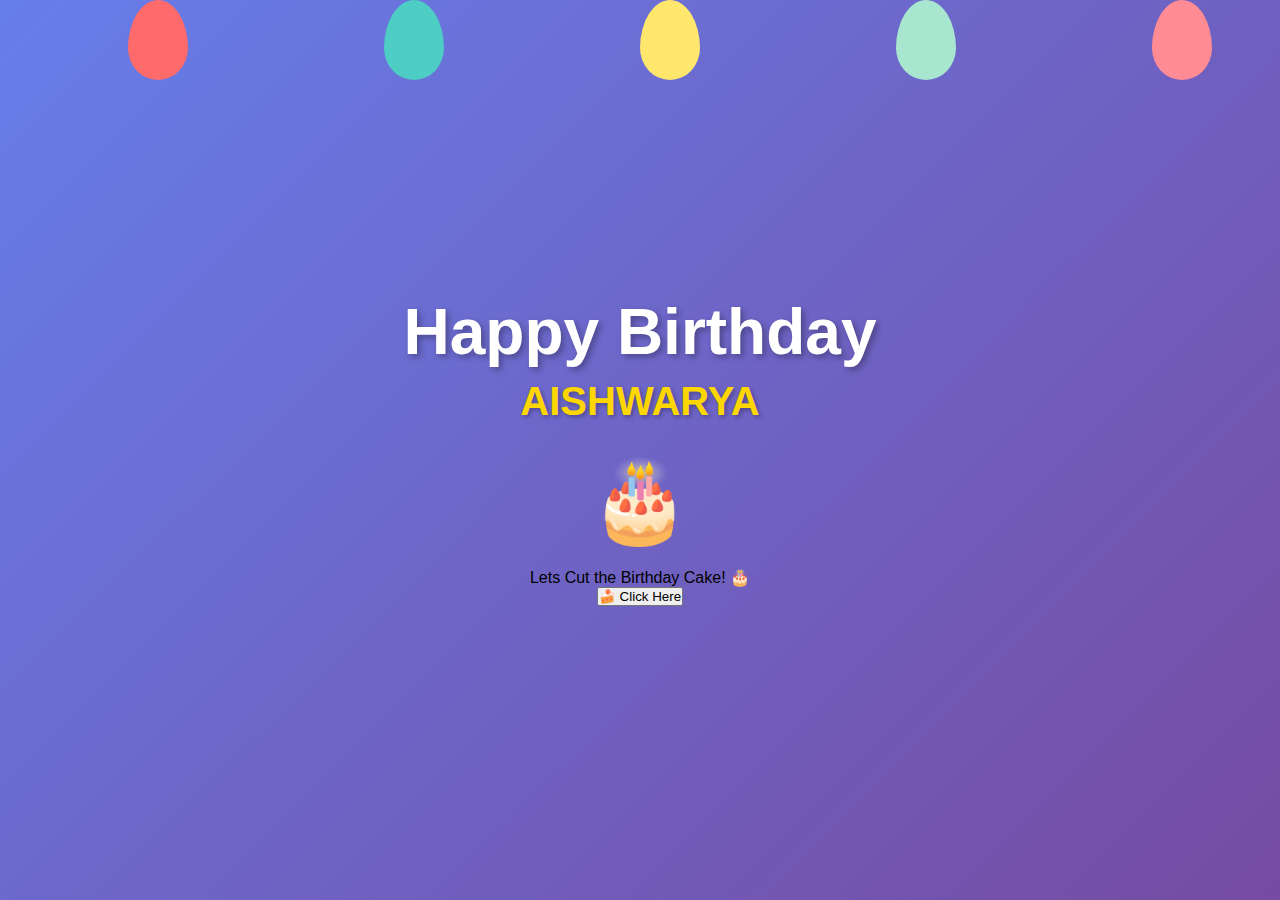
<file: index.html>
<!DOCTYPE html>
<html lang="en">
<head>
    <meta charset="UTF-8">
    <meta name="viewport" content="width=device-width, initial-scale=1.0">
    <title>Happy Birthday! 🎉</title>
    <link rel="stylesheet" href="style.css">
</head>
<body>
    <div class="container">
        <div class="balloons">
            <div class="balloon"></div>
            <div class="balloon"></div>
            <div class="balloon"></div>
            <div class="balloon"></div>
            <div class="balloon"></div>
        </div>
        
        <!-- Falling petals -->
        <div class="petals-container" id="petalsContainer"></div>
        
        <div class="content">
            <h1 class="title">Happy Birthday</h1>
            <div class="subtitle-wrapper">
                <h2 class="subtitle">AISHWARYA</h2>
            </div>
            
            <div class="cake">🎂</div>
            
            <div class="cake-link-wrapper">
                <p class="cake-message">Lets Cut the Birthday Cake! 🎂</p>
                <button class="cake-cut-btn" onclick="window.location.href='cake.html'">
                    🍰 Click Here
                </button>
            </div>
        </div>
        
        <div class="confetti"></div>
    </div>
    
    <script src="script.js"></script>
</body>
</html>
</file>
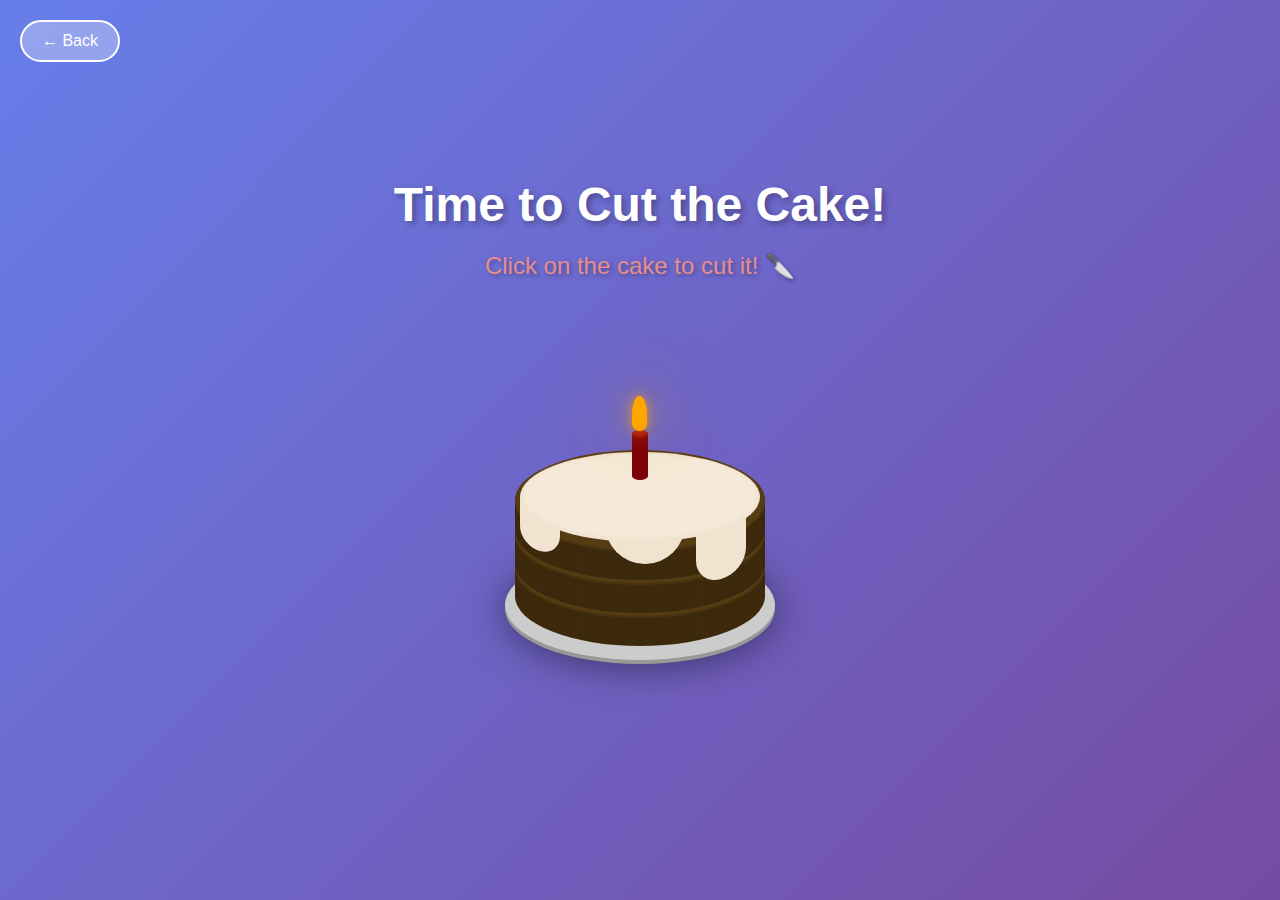
<file: cake.html>
<!DOCTYPE html>
<html lang="en">
<head>
    <meta charset="UTF-8">
    <meta name="viewport" content="width=device-width, initial-scale=1.0">
    <title>Cut the Cake! 🎂</title>
    <link rel="stylesheet" href="cake.css">
</head>
<body>
    <div class="cake-container">
        <button class="back-btn" onclick="window.location.href='index.html'">← Back</button>
        
        <div class="content">
            <h1 class="cake-title">Time to Cut the Cake!</h1>
            <p class="instruction" id="instruction">Click on the cake to cut it! 🔪</p>
            
            <div class="cake-wrapper" id="cakeWrapper">
                <div class="cake" id="cake" onclick="cutCake()">
                    <div class="plate"></div>
                    <div class="layer layer-bottom"></div>
                    <div class="layer layer-middle"></div>
                    <div class="layer layer-top"></div>
                    <div class="icing"></div>
                    <div class="drip drip1"></div>
                    <div class="drip drip2"></div>
                    <div class="drip drip3"></div>
                    <div class="candle">
                        <div class="flame"></div>
                    </div>
                </div>
            </div>
        </div>
        
        <div class="confetti-container" id="confettiContainer"></div>
        
        <!-- Balloons Container -->
        <div class="balloons-container" id="balloonsContainer"></div>
    </div>
    
    <script src="cake.js"></script>
</body>
</html>
</file>
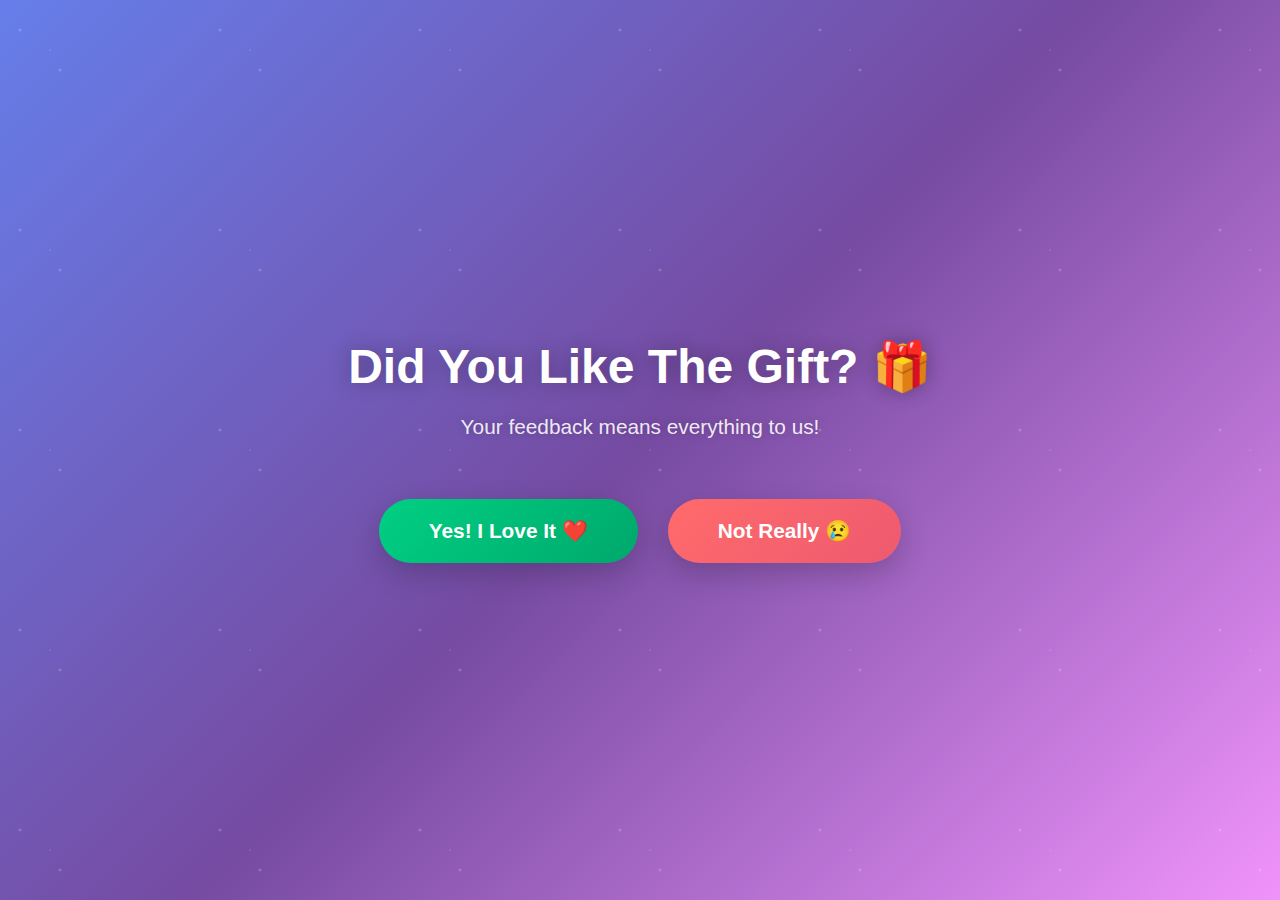
<file: feedback.html>
<!DOCTYPE html>
<html lang="en">
<head>
    <meta charset="UTF-8">
    <meta name="viewport" content="width=device-width, initial-scale=1.0">
    <title>Did You Like The Gift? 🎁</title>
    <link rel="stylesheet" href="feedback.css">
</head>
<body>
    <div class="feedback-container" id="feedbackContainer">
        <!-- Question Page -->
        <div class="feedback-content" id="questionPage">
            <h1 class="feedback-title">Did You Like The Gift? 🎁</h1>
            <p class="feedback-subtitle">Your feedback means everything to us!</p>
            
            <div class="button-group">
                <button class="yes-button" id="yesButton">Yes! I Love It ❤️</button>
                <button class="no-button" id="noButton">Not Really 😢</button>
            </div>
        </div>
        
        <!-- Response Page -->
        <div class="response-content" id="responsePage" style="display: none;">
            <div class="response-card" id="responseCard">
                <div class="response-emoji" id="responseEmoji"></div>
                <h2 class="response-title" id="responseTitle"></h2>
                <p class="response-message" id="responseMessage"></p>
                <button class="continue-button" id="continueButton">Continue →</button>
            </div>
        </div>
    </div>
    
    <script src="feedback.js"></script>
</body>
</html>
</file>
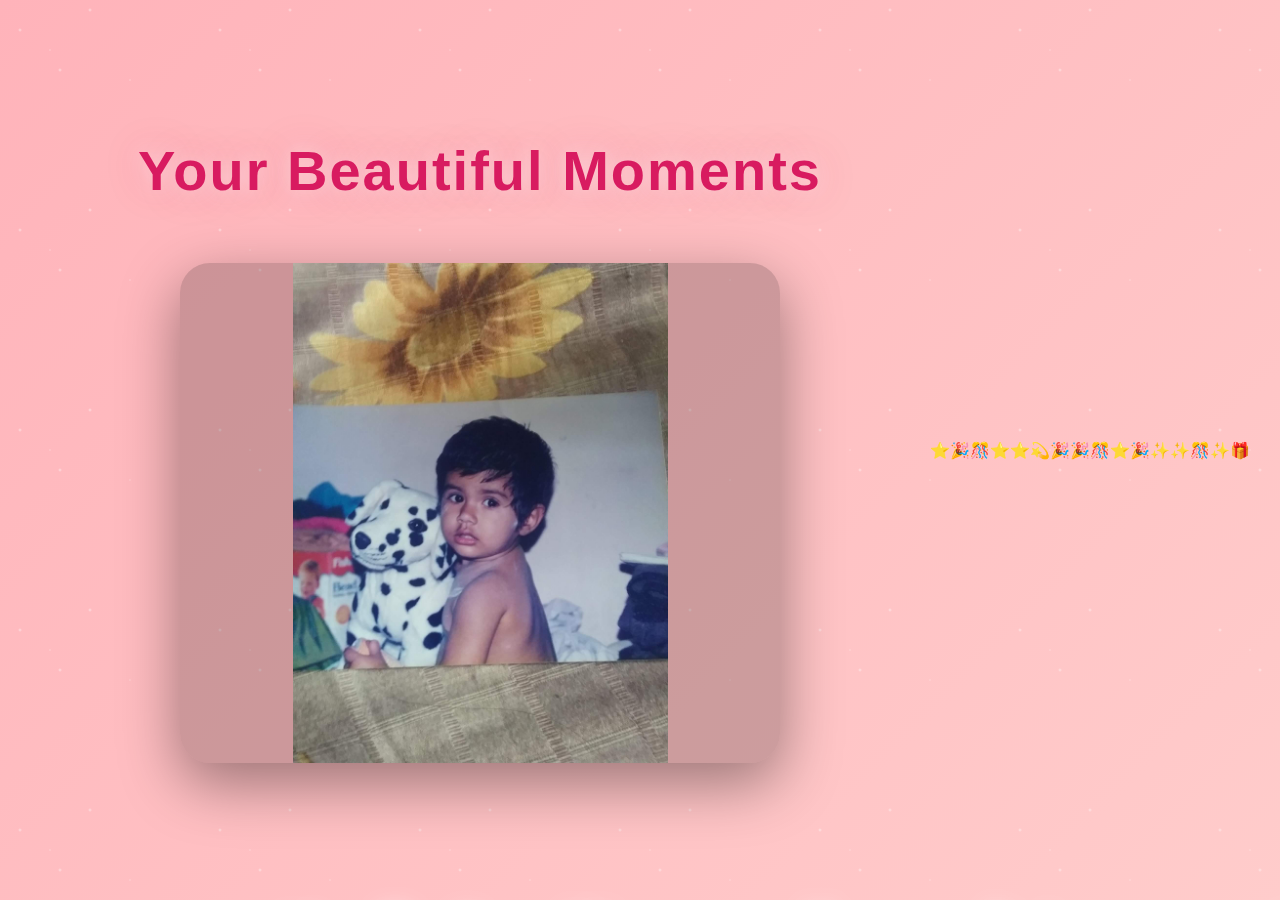
<file: gallery.html>
<!DOCTYPE html>
<html lang="en">
<head>
    <meta charset="UTF-8">
    <meta name="viewport" content="width=device-width, initial-scale=1.0">
    <title>Photo Gallery 📸</title>
    <link rel="stylesheet" href="gallery.css">
</head>
<body>
    <div class="gallery-container">
        <div class="gallery-content">
            <h1 class="gallery-title" id="galleryTitle">Your Beautiful Moments</h1>
            <div class="photo-display" id="photoDisplay">
                <img class="current-photo" id="currentPhoto" src="" alt="Photo">
            </div>
        </div>
        
        <!-- Flying memories/cameras -->
        <div class="flying-memories" id="flyingMemories"></div>
    </div>
    
    <script src="gallery.js"></script>
</body>
</html>
</file>
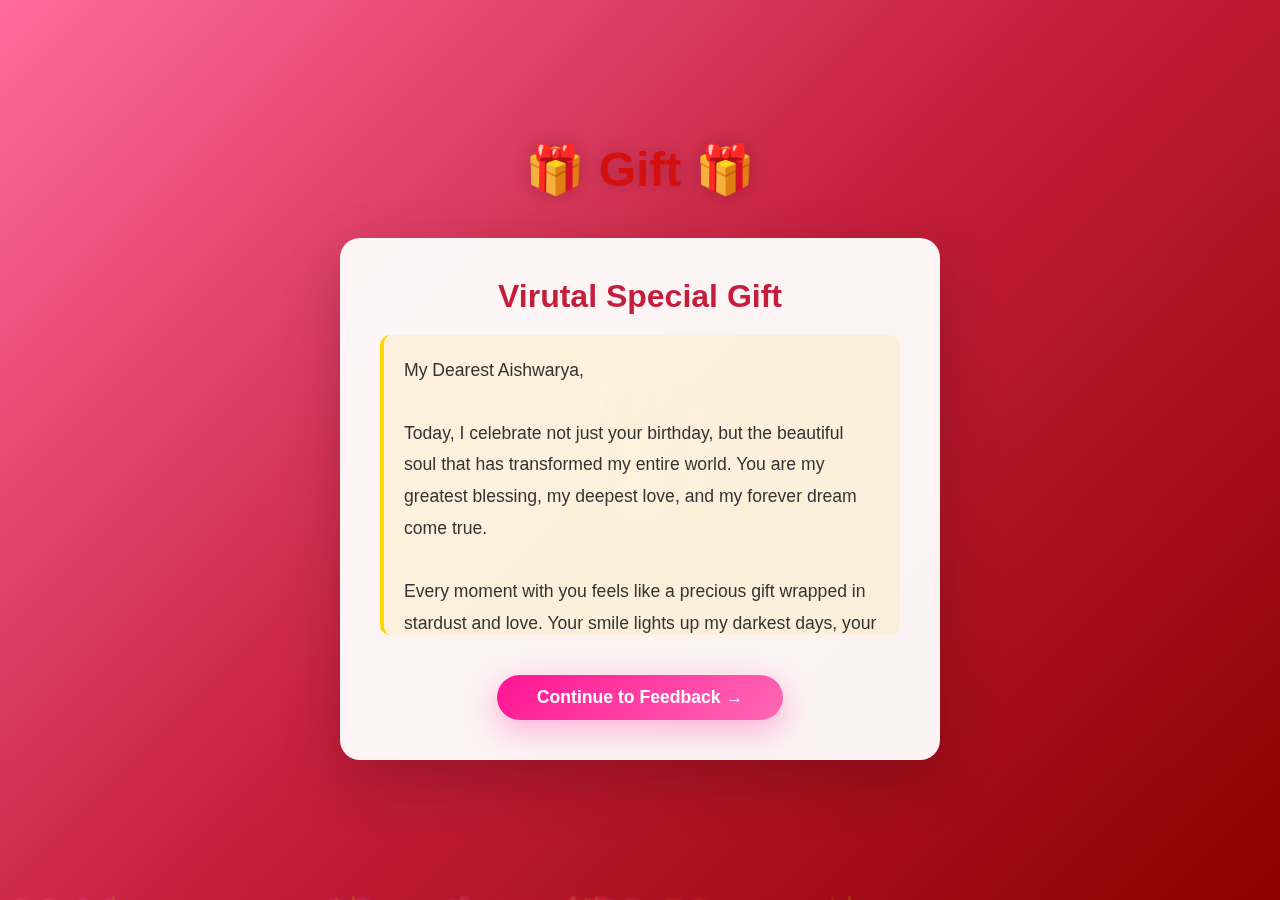
<file: gift.html>
<!DOCTYPE html>
<html lang="en">
<head>
    <meta charset="UTF-8">
    <meta name="viewport" content="width=device-width, initial-scale=1.0">
    <title>Special Gift 🎁</title>
    <link rel="stylesheet" href="gift.css">
</head>
<body>
    <div class="gift-container">
        <div class="gift-content">
            <h1 class="gift-title">🎁  Gift 🎁</h1>
            
            <div class="gift-reveal">
                <h2 class="reveal-title"> Virutal Special Gift </h2>
                <div class="gift-text" id="giftText"></div>
                <button class="next-btn" id="nextGiftBtn" onclick="goToFeedback()">
                    Continue to Feedback →
                </button>
            </div>
        </div>
    </div>
    
    <script src="gift.js"></script>
</body>
</html>
</file>
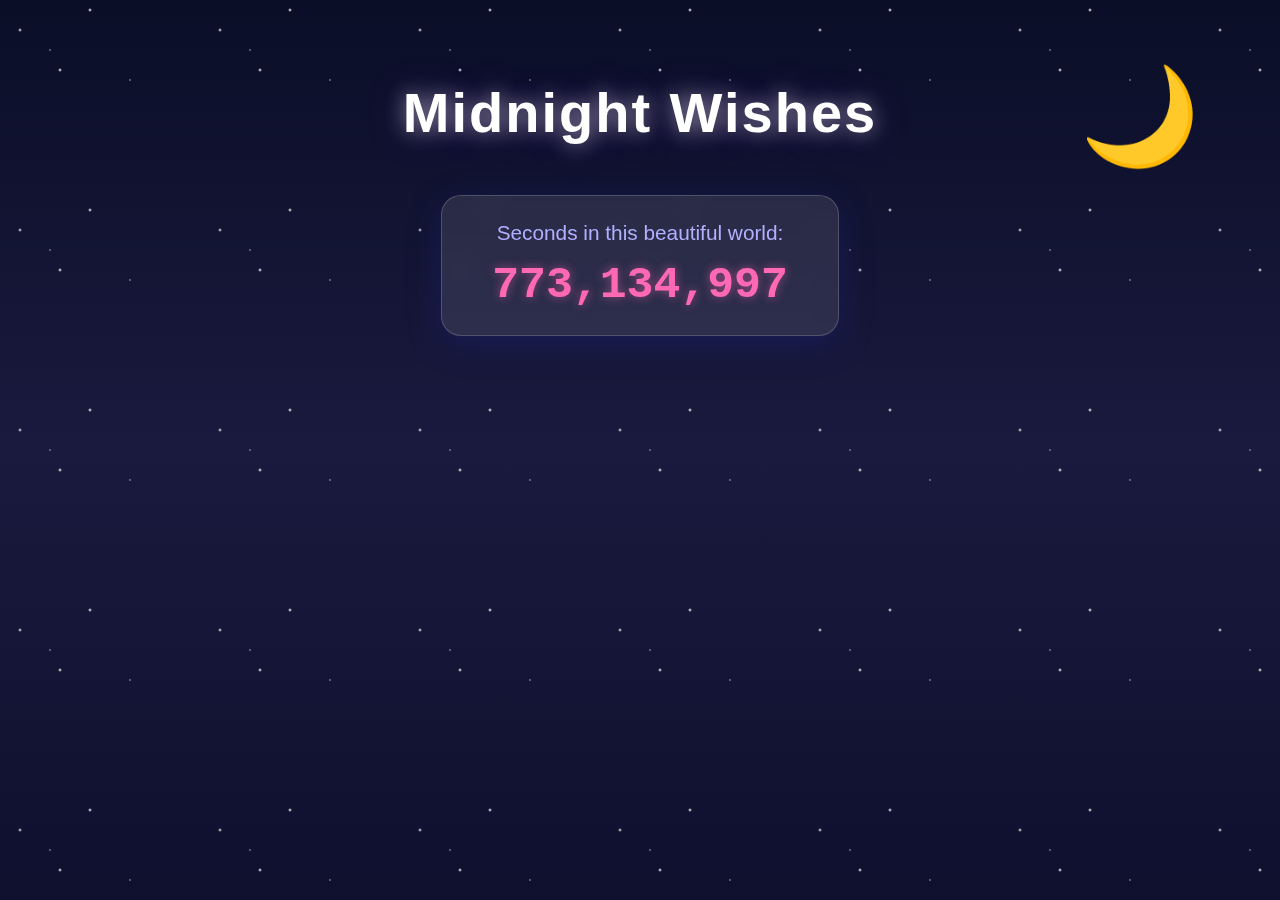
<file: tree.html>
<!DOCTYPE html>
<html lang="en">
<head>
    <meta charset="UTF-8">
    <meta name="viewport" content="width=device-width, initial-scale=1.0">
    <title>Midnight Wishes 🌙</title>
    <link rel="stylesheet" href="tree.css">
</head>
<body>
    <div class="tree-container">
        
        <div class="content">
            <h1 class="tree-title">Midnight Wishes</h1>
            <div class="counter-box">
                <p class="counter-label">Seconds in this beautiful world:</p>
                <p class="counter" id="secondsCounter">0</p>
            </div>
        </div>
        
        <div class="sky-lanterns" id="skyLanterns"></div>
        
        <!-- Fireworks Container -->
        <div class="fireworks-container" id="fireworksContainer"></div>
    </div>
    
    <script src="tree.js"></script>
</body>
</html>
</file>
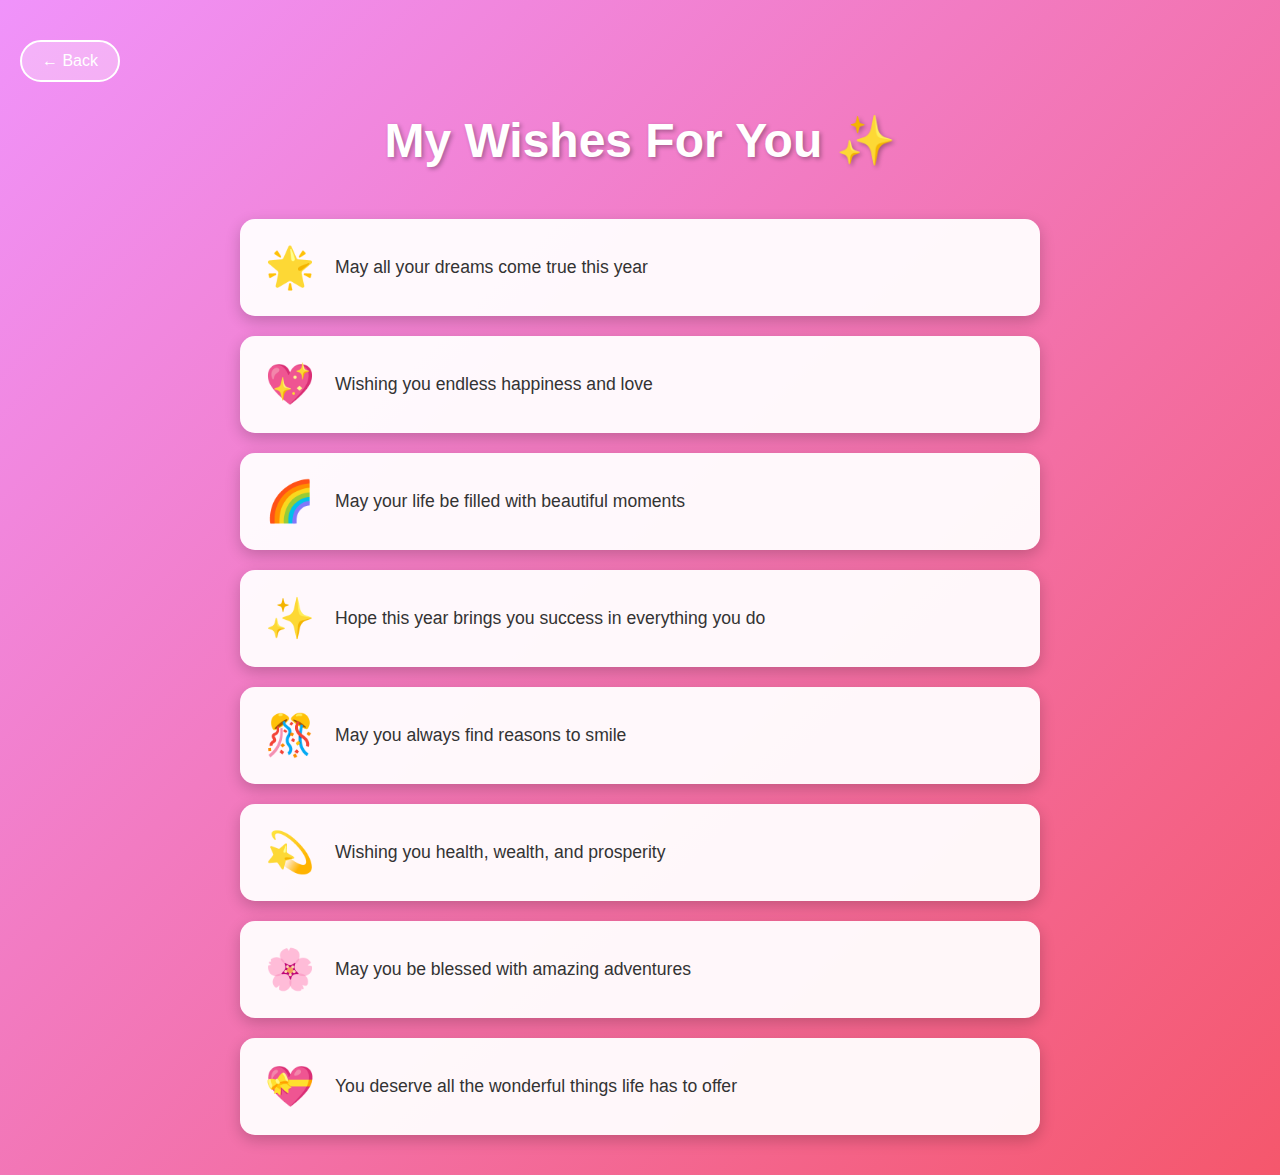
<file: wishes.html>
<!DOCTYPE html>
<html lang="en">
<head>
    <meta charset="UTF-8">
    <meta name="viewport" content="width=device-width, initial-scale=1.0">
    <title>Birthday Wishes 💝</title>
    <link rel="stylesheet" href="style.css">
</head>
<body>
    <div class="wishes-container">
        <button class="back-btn" onclick="goBack()">← Back</button>
        
        <h1 class="wishes-title">My Wishes For You ✨</h1>
        
        <div class="wishes-list">
            <div class="wish-card">
                <span class="wish-icon">🌟</span>
                <p>May all your dreams come true this year</p>
            </div>
            
            <div class="wish-card">
                <span class="wish-icon">💖</span>
                <p>Wishing you endless happiness and love</p>
            </div>
            
            <div class="wish-card">
                <span class="wish-icon">🌈</span>
                <p>May your life be filled with beautiful moments</p>
            </div>
            
            <div class="wish-card">
                <span class="wish-icon">✨</span>
                <p>Hope this year brings you success in everything you do</p>
            </div>
            
            <div class="wish-card">
                <span class="wish-icon">🎊</span>
                <p>May you always find reasons to smile</p>
            </div>
            
            <div class="wish-card">
                <span class="wish-icon">💫</span>
                <p>Wishing you health, wealth, and prosperity</p>
            </div>
            
            <div class="wish-card">
                <span class="wish-icon">🌸</span>
                <p>May you be blessed with amazing adventures</p>
            </div>
            
            <div class="wish-card">
                <span class="wish-icon">💝</span>
                <p>You deserve all the wonderful things life has to offer</p>
            </div>
        </div>
    </div>
    
    <script src="script.js"></script>
</body>
</html>
</file>
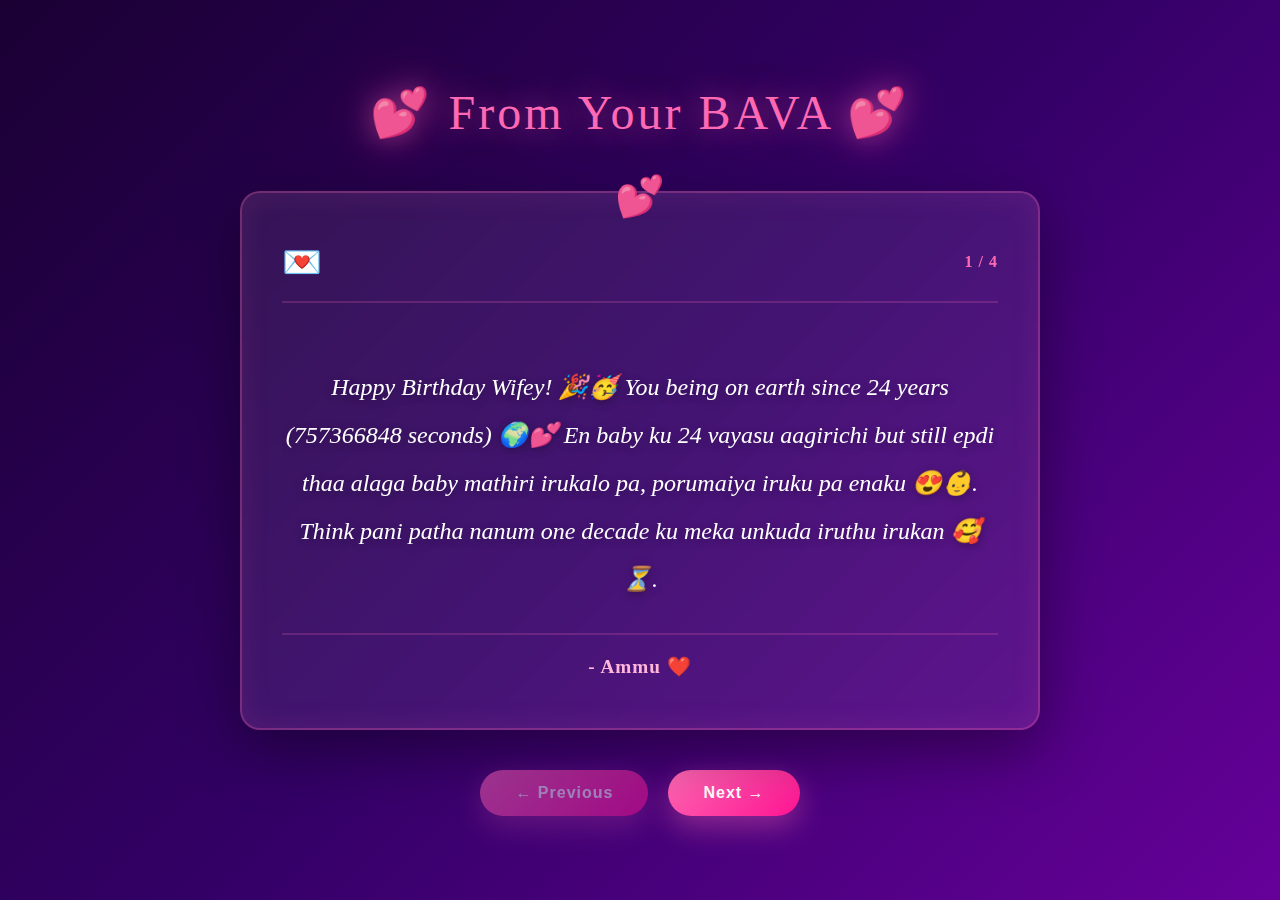
<file: wishes_love.html>
<!DOCTYPE html>
<html lang="en">
<head>
    <meta charset="UTF-8">
    <meta name="viewport" content="width=device-width, initial-scale=1.0">
    <title>Love & Wishes 💕</title>
    <link rel="stylesheet" href="wishes_love.css">
</head>
<body>
    <div class="love-container">
        <!-- Floating hearts background -->
        <div class="hearts-background" id="heartsBackground"></div>
        
        <div class="love-content">
            <h1 class="love-title">💕 From Your BAVA 💕</h1>
            
            <div class="love-card" id="loveCard">
                <div class="love-header">
                    <span class="love-badge" id="loveBadge">💌</span>
                    <span class="love-counter" id="loveCounter">1 / 5</span>
                </div>
                
                <div class="love-message-wrapper">
                    <p class="love-message" id="loveMessage"></p>
                </div>
                
                <div class="love-footer">
                    <p class="love-sender" id="loveSender"></p>
                </div>
            </div>
            
            <div class="button-container">
                <button class="prev-button" id="prevButton">← Previous</button>
                <button class="next-button" id="nextButton">Next →</button>
            </div>
        </div>
    </div>
    
    <script src="wishes_love.js"></script>
</body>
</html>
</file>
<file: style.css>
* {
    margin: 0;
    padding: 0;
    box-sizing: border-box;
}

body {
    font-family: 'Arial', sans-serif;
    overflow-x: hidden;
}

/* Main Page Styles */
.container {
    min-height: 100vh;
    background: linear-gradient(135deg, #667eea 0%, #764ba2 100%);
    display: flex;
    justify-content: center;
    align-items: center;
    position: relative;
    overflow: hidden;
}

.content {
    text-align: center;
    z-index: 10;
    animation: fadeIn 1s ease-in;
}

.title {
    font-size: 4rem;
    color: #fff;
    text-shadow: 3px 3px 6px rgba(0,0,0,0.3);
    margin-bottom: 10px;
    animation: bounce 2s infinite;
}

.subtitle {
    font-size: 2.5rem;
    color: #ffd700;
    text-shadow: 2px 2px 4px rgba(0,0,0,0.3);
    margin-bottom: 30px;
}

.cake {
    font-size: 5rem;
    margin: 20px 0;
    animation: rotate 3s ease-in-out infinite;
}

.message {
    color: #fff;
    font-size: 1.2rem;
    margin: 20px 0;
}

.gift-btn {
    font-size: 4rem;
    background: none;
    border: none;
    cursor: pointer;
    transition: transform 0.3s;
    animation: pulse 1.5s infinite;
}

.gift-btn:hover {
    transform: scale(1.2);
}

/* Balloons */
.balloons {
    position: absolute;
    width: 100%;
    height: 100%;
}

.balloon {
    position: absolute;
    width: 60px;
    height: 80px;
    border-radius: 50% 50% 50% 50% / 60% 60% 40% 40%;
    animation: float 6s ease-in-out infinite;
}

.balloon:nth-child(1) {
    background: #ff6b6b;
    left: 10%;
    animation-delay: 0s;
}

.balloon:nth-child(2) {
    background: #4ecdc4;
    left: 30%;
    animation-delay: 1s;
}

.balloon:nth-child(3) {
    background: #ffe66d;
    left: 50%;
    animation-delay: 2s;
}

.balloon:nth-child(4) {
    background: #a8e6cf;
    left: 70%;
    animation-delay: 1.5s;
}

.balloon:nth-child(5) {
    background: #ff8b94;
    left: 90%;
    animation-delay: 0.5s;
}

/* Wishes Page Styles */
.wishes-container {
    min-height: 100vh;
    background: linear-gradient(135deg, #f093fb 0%, #f5576c 100%);
    padding: 40px 20px;
}

.back-btn {
    background: rgba(255,255,255,0.3);
    border: 2px solid #fff;
    color: #fff;
    padding: 10px 20px;
    font-size: 1rem;
    border-radius: 25px;
    cursor: pointer;
    transition: all 0.3s;
}

.back-btn:hover {
    background: rgba(255,255,255,0.5);
    transform: translateX(-5px);
}

.wishes-title {
    text-align: center;
    color: #fff;
    font-size: 3rem;
    margin: 30px 0 50px 0;
    text-shadow: 2px 2px 4px rgba(0,0,0,0.3);
}

.wishes-list {
    max-width: 800px;
    margin: 0 auto;
    display: grid;
    gap: 20px;
}

.wish-card {
    background: rgba(255,255,255,0.95);
    padding: 25px;
    border-radius: 15px;
    box-shadow: 0 5px 15px rgba(0,0,0,0.2);
    display: flex;
    align-items: center;
    gap: 20px;
    transition: transform 0.3s;
    animation: slideIn 0.5s ease-out;
}

.wish-card:hover {
    transform: translateY(-5px);
    box-shadow: 0 8px 20px rgba(0,0,0,0.3);
}

.wish-icon {
    font-size: 2.5rem;
    flex-shrink: 0;
}

.wish-card p {
    font-size: 1.1rem;
    color: #333;
    line-height: 1.6;
}

/* Animations */
@keyframes fadeIn {
    from { opacity: 0; }
    to { opacity: 1; }
}

@keyframes bounce {
    0%, 100% { transform: translateY(0); }
    50% { transform: translateY(-20px); }
}

@keyframes rotate {
    0%, 100% { transform: rotate(-5deg); }
    50% { transform: rotate(5deg); }
}

@keyframes pulse {
    0%, 100% { transform: scale(1); }
    50% { transform: scale(1.1); }
}

@keyframes float {
    0%, 100% { transform: translateY(100vh) rotate(0deg); }
    50% { transform: translateY(-20vh) rotate(180deg); }
}

@keyframes slideIn {
    from {
        opacity: 0;
        transform: translateX(-50px);
    }
    to {
        opacity: 1;
        transform: translateX(0);
    }
}

/* Responsive */
@media (max-width: 768px) {
    .title { font-size: 2.5rem; }
    .subtitle { font-size: 1.8rem; }
    .wishes-title { font-size: 2rem; }
    .wish-card { flex-direction: column; text-align: center; }
}
</file>
<file: cake.css>
* {
    margin: 0;
    padding: 0;
    box-sizing: border-box;
}

body {
    font-family: 'Arial', sans-serif;
    overflow: hidden;
}

.cake-container {
    min-height: 100vh;
    background: linear-gradient(135deg, #667eea 0%, #764ba2 100%);
    display: flex;
    justify-content: center;
    align-items: center;
    position: relative;
}

.back-btn {
    position: absolute;
    top: 20px;
    left: 20px;
    background: rgba(255,255,255,0.3);
    border: 2px solid #fff;
    color: #fff;
    padding: 10px 20px;
    font-size: 1rem;
    border-radius: 25px;
    cursor: pointer;
    transition: all 0.3s;
    z-index: 100;
}

.back-btn:hover {
    background: rgba(255,255,255,0.5);
    transform: translateX(-5px);
}

.content {
    text-align: center;
    z-index: 10;
}

.cake-title {
    color: #fff;
    font-size: 3rem;
    margin-bottom: 20px;
    text-shadow: 3px 3px 6px rgba(0,0,0,0.3);
    animation: bounce 2s infinite;
}

.instruction {
    color: #e78d8d;
    font-size: 1.5rem;
    margin-bottom: 40px;
    text-shadow: 2px 2px 4px rgba(0,0,0,0.3);
}

/* Animated Cake Section */
.animated-cake-section {
    margin-bottom: 40px;
    display: flex;
    justify-content: center;
    align-items: center;
}

.animated-cake {
    width: 200px;
    height: 200px;
    filter: drop-shadow(0 10px 20px rgba(0,0,0,0.3));
    animation: cake-bounce 2s ease-in-out infinite;
}

@keyframes cake-bounce {
    0%, 100% {
        transform: translateY(0) scale(1);
    }
    50% {
        transform: translateY(-20px) scale(1.05);
    }
}

.animated-cake ellipse:nth-of-type(1) {
    animation: shadow-pulse 2s ease-in-out infinite;
}

@keyframes shadow-pulse {
    0%, 100% {
        opacity: 0.3;
    }
    50% {
        opacity: 0.1;
    }
}

.cake-wrapper {
    position: relative;
    display: inline-block;
    width: 400px;
    height: 400px;
}

/* Cake Styling from cake_candle.css */
.cake {
    position: absolute;
    width: 250px;
    height: 200px;
    top: 50%;
    left: 50%;
    margin-top: -70px;
    margin-left: -125px;
    cursor: pointer;
    transition: all 0.3s;
}

.cake:hover {
    transform: scale(1.05);
}

.plate {
    width: 270px;
    height: 110px;
    position: absolute;
    bottom: -10px;
    left: -10px;
    background-color: #ccc;
    border-radius: 50%;
    box-shadow:
        0 2px 0 #999,
        0 4px 0 #999,
        0 5px 40px rgba(0, 0, 0, 0.5);
}

.cake > * {
    position: absolute;
}

.layer {
    position: absolute;
    display: block;
    width: 250px;
    height: 100px;
    border-radius: 50%;
    background-color: #553c13;
    box-shadow:
        0 2px 0px #4a3410,
        0 4px 0px #3d2a0d,
        0 6px 0px #3d2a0d,
        0 8px 0px #3d2a0d,
        0 10px 0px #3d2a0d,
        0 12px 0px #3d2a0d,
        0 14px 0px #3d2a0d,
        0 16px 0px #3d2a0d,
        0 18px 0px #3d2a0d,
        0 20px 0px #3d2a0d,
        0 22px 0px #3d2a0d,
        0 24px 0px #3d2a0d,
        0 26px 0px #3d2a0d,
        0 28px 0px #3d2a0d,
        0 30px 0px #3d2a0d;
}

.layer-top { top: 0px; }
.layer-middle { top: 33px; }
.layer-bottom { top: 66px; }

.icing {
    top: 2px;
    left: 5px;
    background-color: #f0e4d0;
    width: 240px;
    height: 90px;
    border-radius: 50%;
}

.icing::before {
    content: "";
    position: absolute;
    top: 4px;
    right: 5px;
    bottom: 6px;
    left: 5px;
    background-color: #f5ead8;
    box-shadow:
        0 0 4px #f5ead8,
        0 0 4px #f5ead8,
        0 0 4px #f5ead8;
    border-radius: 50%;
    z-index: 1;
}

.drip {
    display: block;
    width: 50px;
    height: 60px;
    border-bottom-left-radius: 25px;
    border-bottom-right-radius: 25px;
    background-color: #f0e4d0;
}

.drip1 {
    top: 53px;
    left: 5px;
    transform: skewY(15deg);
    height: 48px;
    width: 40px;
}

.drip2 {
    top: 69px;
    left: 181px;
    transform: skewY(-15deg);
}

.drip3 {
    top: 54px;
    left: 90px;
    width: 80px;
    border-bottom-left-radius: 40px;
    border-bottom-right-radius: 40px;
}

.candle {
    background-color: #7B020B;
    width: 16px;
    height: 50px;
    border-radius: 8px / 4px;
    top: -20px;
    left: 50%;
    margin-left: -8px;
    z-index: 10;
}

.candle::before {
    content: "";
    position: absolute;
    top: 0;
    left: 0;
    width: 16px;
    height: 8px;
    border-radius: 50%;
    background-color: #9d0313;
}

.flame {
    position: absolute;
    background-color: orange;
    width: 15px;
    height: 35px;
    border-radius: 10px 10px 10px 10px / 25px 25px 10px 10px;
    top: -34px;
    left: 50%;
    margin-left: -7.5px;
    z-index: 10;
    box-shadow:
        0 0 10px rgba(255, 165, 0, 0.5),
        0 0 20px rgba(255, 165, 0, 0.5),
        0 0 60px rgba(255, 165, 0, 0.5),
        0 0 80px rgba(255, 165, 0, 0.5);
    transform-origin: 50% 90%;
    animation: flicker 1s ease-in-out alternate infinite;
}

@keyframes flicker {
    0% {
        transform: skewX(5deg);
        box-shadow: 
            0 0 10px rgba(255, 165, 0, 0.2),
            0 0 20px rgba(255, 165, 0, 0.2),
            0 0 60px rgba(255, 165, 0, 0.2),
            0 0 80px rgba(255, 165, 0, 0.2);
    }
    25% {
        transform: skewX(-5deg);
        box-shadow:
            0 0 10px rgba(255, 165, 0, 0.5),
            0 0 20px rgba(255, 165, 0, 0.5),
            0 0 60px rgba(255, 165, 0, 0.5),
            0 0 80px rgba(255, 165, 0, 0.5);
    }
    50% {
        transform: skewX(10deg);
        box-shadow:
            0 0 10px rgba(255, 165, 0, 0.3),
            0 0 20px rgba(255, 165, 0, 0.3),
            0 0 60px rgba(255, 165, 0, 0.3),
            0 0 80px rgba(255, 165, 0, 0.3);
    }
    75% {
        transform: skewX(-10deg);
        box-shadow:
            0 0 10px rgba(255, 165, 0, 0.4),
            0 0 20px rgba(255, 165, 0, 0.4),
            0 0 60px rgba(255, 165, 0, 0.4),
            0 0 80px rgba(255, 165, 0, 0.4);
    }
    100% {
        transform: skewX(5deg);
        box-shadow:
            0 0 10px rgba(255, 165, 0, 0.5),
            0 0 20px rgba(255, 165, 0, 0.5),
            0 0 60px rgba(255, 165, 0, 0.5),
            0 0 80px rgba(255, 165, 0, 0.5);
    }
}

/* Cake piece animation - SLOWER */
.cake-piece {
    position: fixed;
    width: 70px;
    height: 85px;
    background: linear-gradient(135deg, #553c13, #3d2a0d);
    border-radius: 10px;
    box-shadow: 0 5px 15px rgba(0,0,0,0.4);
    animation: explode 4s ease-out forwards;
    z-index: 50;
}

@keyframes explode {
    0% {
        transform: translate(0, 0) rotate(0deg) scale(1);
        opacity: 1;
    }
    100% {
        transform: translate(var(--tx), var(--ty)) rotate(var(--rotate)) scale(0.3);
        opacity: 0;
    }
}

/* Confetti */
.confetti-container {
    position: fixed;
    top: 0;
    left: 0;
    width: 100%;
    height: 100%;
    pointer-events: none;
    z-index: 1000;
}

.confetti {
    position: absolute;
    width: 12px;
    height: 12px;
    background: var(--color);
    animation: confettiFall 5s ease-out forwards;
}

@keyframes confettiFall {
    0% {
        transform: translateY(0) rotate(0deg);
        opacity: 1;
    }
    100% {
        transform: translateY(100vh) rotate(720deg);
        opacity: 0;
    }
}

@keyframes bounce {
    0%, 100% { transform: translateY(0); }
    50% { transform: translateY(-10px); }
}

/* Responsive */
@media (max-width: 768px) {
    .cake-title { font-size: 2rem; }
    .instruction { font-size: 1.2rem; }
    .cake-wrapper { width: 300px; height: 350px; }
}


/* Balloons Container */
.balloons-container {
    position: fixed;
    width: 100%;
    height: 100%;
    top: 0;
    left: 0;
    z-index: 999;
    pointer-events: none;
}

/* Balloon Styling */
.balloon {
    position: absolute;
    width: 50px;
    height: 60px;
    border-radius: 50% 50% 50% 40%;
    bottom: -100px;
    animation: float-balloon 6s ease-in forwards;
    box-shadow: inset -2px -2px 5px rgba(0, 0, 0, 0.2);
}

.balloon::before {
    content: '';
    position: absolute;
    width: 2px;
    height: 60px;
    background: #999;
    left: 50%;
    top: 100%;
    transform: translateX(-50%);
}

.balloon-red { background: linear-gradient(135deg, #ff6b6b, #ff0000); }
.balloon-blue { background: linear-gradient(135deg, #4ecdc4, #0099ff); }
.balloon-yellow { background: linear-gradient(135deg, #ffe66d, #ffeb3b); }
.balloon-green { background: linear-gradient(135deg, #a8e6cf, #00ff41); }
.balloon-pink { background: linear-gradient(135deg, #ff69b4, #ff1493); }
.balloon-purple { background: linear-gradient(135deg, #da70d6, #9d00ff); }

@keyframes float-balloon {
    0% {
        transform: translateY(0) translateX(0) scale(1);
        opacity: 1;
    }
    100% {
        transform: translateY(-120vh) translateX(var(--drift)) scale(0.9);
        opacity: 0;
    }
}
</file>
<file: feedback.css>
* {
    margin: 0;
    padding: 0;
    box-sizing: border-box;
}

body {
    font-family: 'Arial', sans-serif;
    overflow: hidden;
}

.feedback-container {
    min-height: 100vh;
    background: linear-gradient(135deg, #667eea 0%, #764ba2 50%, #f093fb 100%);
    display: flex;
    justify-content: center;
    align-items: center;
    padding: 20px;
    position: relative;
}

/* Animated background */
.feedback-container::before {
    content: '';
    position: absolute;
    top: 0;
    left: 0;
    width: 100%;
    height: 100%;
    background-image: 
        radial-gradient(2px 2px at 20px 30px, rgba(255,255,255,0.3), rgba(0,0,0,0)),
        radial-gradient(2px 2px at 60px 70px, rgba(255,255,255,0.3), rgba(0,0,0,0)),
        radial-gradient(1px 1px at 50px 50px, rgba(255,255,255,0.3), rgba(0,0,0,0));
    background-repeat: repeat;
    background-size: 200px 200px;
    animation: twinkle 4s ease-in-out infinite;
    z-index: 1;
    pointer-events: none;
}

@keyframes twinkle {
    0%, 100% { opacity: 0.3; }
    50% { opacity: 0.7; }
}

.feedback-content,
.response-content {
    width: 100%;
    max-width: 700px;
    text-align: center;
    position: relative;
    z-index: 5;
    animation: slideIn 0.6s ease-out;
}

@keyframes slideIn {
    from {
        opacity: 0;
        transform: translateY(30px);
    }
    to {
        opacity: 1;
        transform: translateY(0);
    }
}

.feedback-title {
    color: white;
    font-size: 3rem;
    margin-bottom: 20px;
    text-shadow: 0 0 20px rgba(0, 0, 0, 0.3);
}

.feedback-subtitle {
    color: rgba(255, 255, 255, 0.9);
    font-size: 1.3rem;
    margin-bottom: 60px;
    text-shadow: 0 0 10px rgba(0, 0, 0, 0.2);
}

.button-group {
    display: flex;
    gap: 30px;
    justify-content: center;
    flex-wrap: wrap;
}

.yes-button,
.no-button {
    padding: 20px 50px;
    font-size: 1.3rem;
    border: none;
    border-radius: 50px;
    cursor: pointer;
    transition: all 0.3s ease;
    font-weight: bold;
    box-shadow: 0 10px 30px rgba(0, 0, 0, 0.2);
}

.yes-button {
    background: linear-gradient(135deg, #00d084 0%, #00a86b 100%);
    color: white;
}

.yes-button:hover {
    transform: translateY(-5px);
    box-shadow: 0 15px 40px rgba(0, 208, 132, 0.4);
}

.no-button {
    background: linear-gradient(135deg, #ff6b6b 0%, #ee5a6f 100%);
    color: white;
}

.no-button:hover {
    transform: translateY(-5px);
    box-shadow: 0 15px 40px rgba(255, 107, 107, 0.4);
}

.yes-button:active,
.no-button:active {
    transform: translateY(-2px);
}

/* Response Card */
.response-card {
    background: rgba(255, 255, 255, 0.95);
    border-radius: 30px;
    padding: 60px 40px;
    box-shadow: 0 20px 60px rgba(0, 0, 0, 0.3);
    animation: cardSlideIn 0.6s ease-out;
    min-height: 500px;
    display: flex;
    flex-direction: column;
    justify-content: center;
    align-items: center;
}

@keyframes cardSlideIn {
    from {
        opacity: 0;
        transform: translateY(30px) scale(0.95);
    }
    to {
        opacity: 1;
        transform: translateY(0) scale(1);
    }
}

.response-emoji {
    font-size: 5rem;
    margin-bottom: 30px;
    animation: emojiPulse 1s ease-in-out infinite;
}

@keyframes emojiPulse {
    0%, 100% { transform: scale(1); }
    50% { transform: scale(1.1); }
}

.response-title {
    font-size: 2.2rem;
    color: #333;
    margin-bottom: 20px;
}

.response-message {
    font-size: 1.3rem;
    color: #666;
    line-height: 1.8;
    margin-bottom: 40px;
    max-width: 600px;
}

.continue-button {
    padding: 15px 40px;
    font-size: 1.1rem;
    background: linear-gradient(135deg, #667eea 0%, #764ba2 100%);
    color: white;
    border: none;
    border-radius: 50px;
    cursor: pointer;
    transition: all 0.3s ease;
    box-shadow: 0 10px 30px rgba(102, 126, 234, 0.4);
    font-weight: bold;
}

.continue-button:hover {
    transform: translateY(-3px);
    box-shadow: 0 15px 40px rgba(102, 126, 234, 0.6);
}

.continue-button:active {
    transform: translateY(-1px);
}

/* Responsive */
@media (max-width: 768px) {
    .feedback-title {
        font-size: 2rem;
    }
    
    .feedback-subtitle {
        font-size: 1.1rem;
        margin-bottom: 40px;
    }
    
    .button-group {
        gap: 15px;
    }
    
    .yes-button,
    .no-button {
        padding: 15px 30px;
        font-size: 1.1rem;
    }
    
    .response-emoji {
        font-size: 3.5rem;
    }
    
    .response-title {
        font-size: 1.8rem;
    }
    
    .response-message {
        font-size: 1.1rem;
    }
}
</file>
<file: gallery.css>
* {
    margin: 0;
    padding: 0;
    box-sizing: border-box;
}

body {
    font-family: 'Arial', sans-serif;
    overflow: hidden;
}

.gallery-container {
    min-height: 100vh;
    background: linear-gradient(135deg, #667eea 0%, #764ba2 50%, #f093fb 100%);
    padding: 40px 20px;
    position: relative;
    overflow: hidden;
    display: flex;
    justify-content: center;
    align-items: center;
}

/* Animated background particles */
.gallery-container::before {
    content: '';
    position: absolute;
    top: 0;
    left: 0;
    width: 100%;
    height: 100%;
    background-image: 
        radial-gradient(2px 2px at 20px 30px, rgba(255,255,255,0.5), rgba(0,0,0,0)),
        radial-gradient(2px 2px at 60px 70px, rgba(255,255,255,0.5), rgba(0,0,0,0)),
        radial-gradient(1px 1px at 50px 50px, rgba(255,255,255,0.5), rgba(0,0,0,0)),
        radial-gradient(1px 1px at 130px 80px, rgba(255,255,255,0.5), rgba(0,0,0,0)),
        radial-gradient(2px 2px at 90px 10px, rgba(255,255,255,0.5), rgba(0,0,0,0));
    background-repeat: repeat;
    background-size: 200px 200px;
    animation: twinkle 4s ease-in-out infinite;
    z-index: 1;
    pointer-events: none;
}

@keyframes twinkle {
    0%, 100% { opacity: 0.3; }
    50% { opacity: 0.8; }
}

.gallery-content {
    max-width: 900px;
    width: 100%;
    position: relative;
    z-index: 5;
    text-align: center;
}

.gallery-title {
    color: #fff;
    font-size: 3.5rem;
    margin-bottom: 60px;
    text-shadow: 0 0 20px rgba(255, 255, 255, 0.5), 0 0 40px rgba(138, 43, 226, 0.3);
    letter-spacing: 2px;
    animation: titleSlideIn 0.8s ease-out;
}

@keyframes titleSlideIn {
    from {
        opacity: 0;
        transform: translateY(-30px);
    }
    to {
        opacity: 1;
        transform: translateY(0);
    }
}

.photo-display {
    position: relative;
    width: 100%;
    max-width: 600px;
    height: 500px;
    margin: 0 auto;
    border-radius: 30px;
    overflow: hidden;
    box-shadow: 0 20px 60px rgba(0, 0, 0, 0.4);
    background: rgba(0, 0, 0, 0.2);
}

.current-photo {
    width: 100%;
    height: 100%;
    object-fit: contain;
    object-position: center;
    animation: fadeInOut 4s ease-in-out forwards;
}

@keyframes fadeInOut {
    0% {
        opacity: 0;
        transform: scale(0.95);
    }
    10% {
        opacity: 1;
        transform: scale(1);
    }
    85% {
        opacity: 1;
        transform: scale(1);
    }
    100% {
        opacity: 0;
        transform: scale(0.95);
    }
}

.photo-counter {
    display: none;
}

/* Responsive */
@media (max-width: 768px) {
    .gallery-title {
        font-size: 2.2rem;
        margin-bottom: 40px;
    }
    
    .photo-display {
        height: 400px;
        max-width: 100%;
    }
}


/* Flying Memories/Cameras */
.flying-memories {
    position: absolute;
    width: 100%;
    height: 100%;
    top: 0;
    left: 0;
    z-index: 2;
    pointer-events: none;
    overflow: hidden;
}

.memory-icon {
    position: absolute;
    font-size: 2.5rem;
    animation: float-memory 8s ease-in-out infinite;
    opacity: 0.7;
    filter: drop-shadow(0 0 10px rgba(255, 255, 255, 0.5));
}

@keyframes float-memory {
    0% {
        transform: translateY(100vh) translateX(0) rotate(0deg);
        opacity: 0;
    }
    10% {
        opacity: 0.7;
    }
    90% {
        opacity: 0.7;
    }
    100% {
        transform: translateY(-100vh) translateX(var(--drift)) rotate(360deg);
        opacity: 0;
    }
}

/* Title color transitions */
.gallery-title {
    transition: color 0.8s ease, text-shadow 0.8s ease;
}

/* Responsive */
@media (max-width: 768px) {
    .memory-icon {
        font-size: 2rem;
    }
}
</file>
<file: gift.css>
* {
    margin: 0;
    padding: 0;
    box-sizing: border-box;
}

body {
    font-family: 'Arial', sans-serif;
    overflow: hidden;
}

.gift-container {
    min-height: 100vh;
    background: linear-gradient(135deg, #ff6b9d 0%, #c41e3a 50%, #8b0000 100%);
    display: flex;
    justify-content: center;
    align-items: center;
    padding: 20px;
    position: relative;
    overflow: hidden;
}

/* Flying gift box in background */
.gift-container::before {
    content: '🎁';
    position: fixed;
    font-size: 8rem;
    opacity: 0.15;
    animation: fly-back 8s ease-in-out infinite;
    z-index: 1;
    pointer-events: none;
}

.gift-container::after {
    content: '🎁';
    position: fixed;
    font-size: 6rem;
    opacity: 0.1;
    animation: fly-back-2 10s ease-in-out infinite;
    z-index: 1;
    pointer-events: none;
}

@keyframes fly-back {
    0% {
        top: 10%;
        right: -100px;
    }
    50% {
        top: 50%;
        right: 50%;
    }
    100% {
        top: 10%;
        right: -100px;
    }
}

@keyframes fly-back-2 {
    0% {
        top: 60%;
        right: -150px;
    }
    50% {
        top: 30%;
        right: 40%;
    }
    100% {
        top: 60%;
        right: -150px;
    }
}

/* Floating love emojis and gift boxes */
.floating-emoji {
    position: fixed;
    font-size: 3rem;
    opacity: 0.2;
    animation: float-emoji 6s ease-in-out infinite;
    z-index: 2;
    pointer-events: none;
}

@keyframes float-emoji {
    0% {
        transform: translateY(100vh) translateX(0) rotate(0deg);
    }
    50% {
        transform: translateY(50vh) translateX(50px) rotate(180deg);
    }
    100% {
        transform: translateY(-100vh) translateX(0) rotate(360deg);
    }
}

.gift-content {
    position: relative;
    z-index: 10;
    text-align: center;
    max-width: 600px;
}

.gift-title {
    font-size: 3rem;
    color: #d40f0f;
    text-shadow: 0 0 20px rgba(0, 0, 0, 0.2);
    margin-bottom: 40px;
}

/* Gift Content Display */
.gift-content-display {
    display: block;
}

.gift-reveal {
    background: rgba(255, 255, 255, 0.95);
    border-radius: 20px;
    padding: 40px;
    box-shadow: 0 20px 60px rgba(0, 0, 0, 0.2);
    margin-top: 30px;
}

.reveal-title {
    font-size: 2rem;
    color: #c41e3a;
    margin-bottom: 20px;
}

.gift-text {
    font-size: 1.1rem;
    color: #333;
    line-height: 1.8;
    margin: 20px 0;
    max-height: 300px;
    overflow-y: auto;
    padding: 20px;
    background: rgba(255, 215, 0, 0.1);
    border-radius: 10px;
    border-left: 4px solid #ffd700;
    text-align: left;
    white-space: pre-wrap;
    word-wrap: break-word;
}

.gift-text::-webkit-scrollbar {
    width: 6px;
}

.gift-text::-webkit-scrollbar-track {
    background: rgba(255, 215, 0, 0.1);
}

.gift-text::-webkit-scrollbar-thumb {
    background: #ffd700;
    border-radius: 3px;
}

.next-btn {
    padding: 12px 40px;
    font-size: 1.1rem;
    background: linear-gradient(135deg, #ff1493 0%, #ff69b4 100%);
    color: #fff;
    border: none;
    border-radius: 50px;
    cursor: pointer;
    transition: all 0.3s ease;
    box-shadow: 0 10px 30px rgba(255, 20, 147, 0.3);
    font-weight: bold;
    margin-top: 20px;
}

.next-btn:hover {
    transform: translateY(-3px);
    box-shadow: 0 15px 40px rgba(255, 20, 147, 0.5);
}

.next-btn:active {
    transform: translateY(-1px);
}

/* Responsive */
@media (max-width: 768px) {
    .gift-title {
        font-size: 2rem;
    }
    
    .gift-box-wrapper {
        width: 150px;
        height: 150px;
    }
    
    .box-top,
    .box-front,
    .box-side {
        width: 150px;
        height: 150px;
    }
    
    .box-top {
        top: -75px;
    }
    
    .ribbon {
        width: 20px;
        height: 150px;
        top: -75px;
    }
    
    .bow {
        width: 60px;
        height: 60px;
        top: -105px;
    }
    
    .bow::before,
    .bow::after {
        width: 30px;
        height: 30px;
        top: 15px;
    }
    
    .message-text {
        font-size: 1.2rem;
    }
    
    .open-gift-btn {
        padding: 12px 30px;
        font-size: 1rem;
    }
}
</file>
<file: tree.css>
* {
    margin: 0;
    padding: 0;
    box-sizing: border-box;
}

body {
    font-family: 'Arial', sans-serif;
    overflow: hidden;
}

.tree-container {
    min-height: 100vh;
    background: linear-gradient(to bottom, #0a0e27 0%, #1a1a3e 50%, #0f0f2e 100%);
    padding: 20px;
    position: relative;
    overflow: hidden;
}

/* Moon */
.tree-container::before {
    content: '🌙';
    position: absolute;
    top: 60px;
    right: 80px;
    font-size: 6rem;
    animation: moonGlow 4s ease-in-out infinite;
    z-index: 2;
}

@keyframes moonGlow {
    0%, 100% { 
        filter: drop-shadow(0 0 20px rgba(255, 255, 255, 0.3));
        transform: scale(1);
    }
    50% { 
        filter: drop-shadow(0 0 40px rgba(255, 255, 255, 0.6));
        transform: scale(1.05);
    }
}

/* Stars */
.tree-container::after {
    content: '';
    position: absolute;
    top: 0;
    left: 0;
    width: 100%;
    height: 100%;
    background-image: 
        radial-gradient(2px 2px at 20px 30px, #eee, rgba(0,0,0,0)),
        radial-gradient(2px 2px at 60px 70px, #fff, rgba(0,0,0,0)),
        radial-gradient(1px 1px at 50px 50px, #fff, rgba(0,0,0,0)),
        radial-gradient(1px 1px at 130px 80px, #fff, rgba(0,0,0,0)),
        radial-gradient(2px 2px at 90px 10px, #fff, rgba(0,0,0,0));
    background-repeat: repeat;
    background-size: 200px 200px;
    animation: twinkle 3s ease-in-out infinite;
    z-index: 1;
    pointer-events: none;
}

@keyframes twinkle {
    0%, 100% { opacity: 0.5; }
    50% { opacity: 1; }
}

.content {
    text-align: center;
    max-width: 1200px;
    margin: 0 auto;
    position: relative;
    z-index: 5;
    padding-top: 40px;
}

.tree-title {
    color: #fff;
    font-size: 3.5rem;
    margin: 20px 0;
    text-shadow: 0 0 20px rgba(255, 255, 255, 0.5), 0 0 40px rgba(138, 43, 226, 0.3);
    letter-spacing: 2px;
}

.counter-box {
    background: rgba(255, 255, 255, 0.1);
    backdrop-filter: blur(10px);
    padding: 25px 50px;
    border-radius: 20px;
    display: inline-block;
    margin: 30px 0;
    box-shadow: 0 8px 32px rgba(31, 38, 135, 0.37);
    border: 1px solid rgba(255, 255, 255, 0.18);
}

.counter-label {
    font-size: 1.3rem;
    color: #b0b0ff;
    margin-bottom: 15px;
    font-weight: 300;
}

.counter {
    font-size: 2.8rem;
    font-weight: bold;
    color: #ff69b4;
    font-family: 'Courier New', monospace;
    text-shadow: 0 0 10px rgba(255, 105, 180, 0.5);
}

/* Sky Lanterns Container */
.sky-lanterns {
    position: absolute;
    width: 100%;
    height: 100%;
    top: 0;
    left: 0;
    z-index: 3;
    pointer-events: none;
}

/* Lantern Styling */
.lantern {
    position: absolute;
    width: 50px;
    height: 70px;
    bottom: -100px;
}

/* Lantern body */
.lantern::before {
    content: '';
    position: absolute;
    width: 100%;
    height: 100%;
    background: linear-gradient(135deg, #e7df95 0%, #d3c172 50%, #f9a825 100%);
    border-radius: 50% 50% 40% 40%;
    box-shadow: 
        0 0 30px rgba(255, 235, 59, 0.9),
        0 0 60px rgba(255, 235, 59, 0.6),
        inset -3px -3px 8px rgba(0, 0, 0, 0.3),
        inset 3px 3px 8px rgba(255, 255, 255, 0.3);
    animation: lanternFloat var(--duration) ease-in forwards;
}

/* Lantern top handle */
.lantern::after {
    content: '';
    position: absolute;
    top: -8px;
    left: 50%;
    transform: translateX(-50%);
    width: 40px;
    height: 6px;
    background: #333;
    border-radius: 50%;
    box-shadow: 0 0 10px rgba(0, 0, 0, 0.5);
}

/* Inner glow */
.lantern-glow {
    position: absolute;
    width: 100%;
    height: 100%;
    background: radial-gradient(ellipse at center, rgba(255, 235, 59, 0.8) 0%, transparent 70%);
    border-radius: 50% 50% 40% 40%;
    filter: blur(12px);
    animation: lanternFloat var(--duration) ease-in forwards;
}

@keyframes lanternFloat {
    0% {
        transform: translateY(0) translateX(0) scale(1);
        opacity: 1;
    }
    10% {
        opacity: 1;
    }
    90% {
        opacity: 1;
    }
    100% {
        transform: translateY(-120vh) translateX(var(--drift)) scale(0.7);
        opacity: 0;
    }
}

@keyframes sway {
    0%, 100% { transform: translateX(0); }
    50% { transform: translateX(var(--sway)); }
}

/* Responsive */
@media (max-width: 768px) {
    .tree-title { 
        font-size: 2.2rem; 
    }
    .counter { 
        font-size: 2rem; 
    }
    .counter-box {
        padding: 15px 30px;
    }
    .lantern {
        width: 40px;
        height: 55px;
    }
}


/* Fireworks Container */
.fireworks-container {
    position: absolute;
    width: 100%;
    height: 100%;
    top: 0;
    left: 0;
    z-index: 4;
    pointer-events: none;
}

/* Firework particle */
.firework {
    position: absolute;
    width: 10px;
    height: 10px;
    border-radius: 50%;
    pointer-events: none;
}

.firework-particle {
    position: absolute;
    width: 8px;
    height: 8px;
    border-radius: 50%;
    animation: explode 1.5s ease-out forwards;
}

@keyframes explode {
    0% {
        transform: translate(0, 0) scale(1);
        opacity: 1;
    }
    100% {
        transform: translate(var(--tx), var(--ty)) scale(0);
        opacity: 0;
    }
}

/* Different colored particles */
.particle-red { background: #ff1744; box-shadow: 0 0 10px #ff1744; }
.particle-yellow { background: #ffeb3b; box-shadow: 0 0 10px #ffeb3b; }
.particle-blue { background: #00bfff; box-shadow: 0 0 10px #00bfff; }
.particle-green { background: #00ff41; box-shadow: 0 0 10px #00ff41; }
.particle-pink { background: #ff69b4; box-shadow: 0 0 10px #ff69b4; }
.particle-purple { background: #da70d6; box-shadow: 0 0 10px #da70d6; }
</file>
<file: wishes_love.css>
* {
    margin: 0;
    padding: 0;
    box-sizing: border-box;
}

body {
    font-family: 'Georgia', serif;
    overflow: hidden;
    background: linear-gradient(135deg, #1a0033 0%, #330066 50%, #660099 100%);
}

.love-container {
    min-height: 100vh;
    background: linear-gradient(135deg, #1a0033 0%, #330066 50%, #660099 100%);
    display: flex;
    justify-content: center;
    align-items: center;
    padding: 20px;
    position: relative;
    overflow: hidden;
}

/* Floating hearts background */
.hearts-background {
    position: absolute;
    width: 100%;
    height: 100%;
    top: 0;
    left: 0;
    z-index: 1;
    pointer-events: none;
}

.heart {
    position: absolute;
    font-size: 2rem;
    opacity: 0.3;
    animation: float-heart 8s ease-in infinite;
}

@keyframes float-heart {
    0% {
        transform: translateY(100vh) translateX(0) rotate(0deg);
        opacity: 0.3;
    }
    50% {
        opacity: 0.5;
    }
    100% {
        transform: translateY(-100vh) translateX(100px) rotate(360deg);
        opacity: 0;
    }
}

.love-content {
    width: 100%;
    max-width: 800px;
    text-align: center;
    position: relative;
    z-index: 5;
}

.love-title {
    color: #ff69b4;
    font-size: 3rem;
    margin-bottom: 50px;
    text-shadow: 0 0 30px rgba(255, 105, 180, 0.5), 0 0 60px rgba(255, 20, 147, 0.3);
    letter-spacing: 3px;
    animation: titleGlow 2s ease-in-out infinite;
    font-weight: normal;
}

@keyframes titleGlow {
    0%, 100% {
        text-shadow: 0 0 30px rgba(255, 105, 180, 0.5), 0 0 60px rgba(255, 20, 147, 0.3);
    }
    50% {
        text-shadow: 0 0 40px rgba(255, 105, 180, 0.8), 0 0 80px rgba(255, 20, 147, 0.6);
    }
}

.love-card {
    background: rgba(255, 255, 255, 0.08);
    backdrop-filter: blur(10px);
    border: 2px solid rgba(255, 105, 180, 0.3);
    border-radius: 20px;
    padding: 50px 40px;
    box-shadow: 0 20px 60px rgba(0, 0, 0, 0.4), inset 0 0 30px rgba(255, 105, 180, 0.1);
    animation: cardSlideIn 0.8s ease-out;
    min-height: 450px;
    display: flex;
    flex-direction: column;
    justify-content: space-between;
    position: relative;
}

.love-card::before {
    content: '💕';
    position: absolute;
    top: -20px;
    left: 50%;
    transform: translateX(-50%);
    font-size: 2.5rem;
    animation: heartBounce 1.5s ease-in-out infinite;
}

@keyframes heartBounce {
    0%, 100% {
        transform: translateX(-50%) translateY(0);
    }
    50% {
        transform: translateX(-50%) translateY(-15px);
    }
}

@keyframes cardSlideIn {
    from {
        opacity: 0;
        transform: translateY(40px) scale(0.95);
    }
    to {
        opacity: 1;
        transform: translateY(0) scale(1);
    }
}

.love-header {
    display: flex;
    justify-content: space-between;
    align-items: center;
    margin-bottom: 30px;
    padding-bottom: 20px;
    border-bottom: 2px solid rgba(255, 105, 180, 0.2);
}

.love-badge {
    font-size: 2rem;
    animation: badgePulse 2s ease-in-out infinite;
}

@keyframes badgePulse {
    0%, 100% {
        transform: scale(1);
    }
    50% {
        transform: scale(1.1);
    }
}

.love-counter {
    color: #ff69b4;
    font-size: 1rem;
    font-weight: bold;
    letter-spacing: 1px;
}

.love-message-wrapper {
    flex: 1;
    display: flex;
    align-items: center;
    justify-content: center;
    margin: 30px 0;
}

.love-message {
    font-size: 1.5rem;
    color: #fff;
    line-height: 2;
    font-style: italic;
    text-shadow: 0 2px 10px rgba(0, 0, 0, 0.3);
    word-wrap: break-word;
    white-space: normal;
    max-height: 300px;
    overflow-y: auto;
}

.love-message::-webkit-scrollbar {
    width: 6px;
}

.love-message::-webkit-scrollbar-track {
    background: rgba(255, 105, 180, 0.1);
    border-radius: 10px;
}

.love-message::-webkit-scrollbar-thumb {
    background: rgba(255, 105, 180, 0.5);
    border-radius: 10px;
}

.love-footer {
    padding-top: 20px;
    border-top: 2px solid rgba(255, 105, 180, 0.2);
}

.love-sender {
    font-size: 1.2rem;
    color: #ffb6d9;
    font-weight: bold;
    letter-spacing: 1px;
    margin: 0;
}

.button-container {
    display: flex;
    gap: 20px;
    justify-content: center;
    margin-top: 40px;
}

.prev-button,
.next-button {
    padding: 14px 35px;
    font-size: 1rem;
    background: linear-gradient(135deg, #ff69b4 0%, #ff1493 100%);
    color: white;
    border: none;
    border-radius: 50px;
    cursor: pointer;
    transition: all 0.3s ease;
    box-shadow: 0 10px 30px rgba(255, 105, 180, 0.4);
    font-weight: bold;
    letter-spacing: 1px;
}

.prev-button:hover,
.next-button:hover {
    transform: translateY(-3px);
    box-shadow: 0 15px 40px rgba(255, 105, 180, 0.6);
}

.prev-button:active,
.next-button:active {
    transform: translateY(-1px);
}

.prev-button:disabled {
    opacity: 0.5;
    cursor: not-allowed;
    transform: none;
}

/* Responsive */
@media (max-width: 768px) {
    .love-title {
        font-size: 2rem;
        margin-bottom: 30px;
    }
    
    .love-card {
        padding: 35px 25px;
        min-height: 400px;
    }
    
    .love-message {
        font-size: 1.2rem;
        line-height: 1.6;
    }
    
    .love-sender {
        font-size: 1rem;
    }
    
    .button-container {
        gap: 10px;
        margin-top: 30px;
    }
    
    .prev-button,
    .next-button {
        padding: 12px 25px;
        font-size: 0.9rem;
    }
}
</file>
